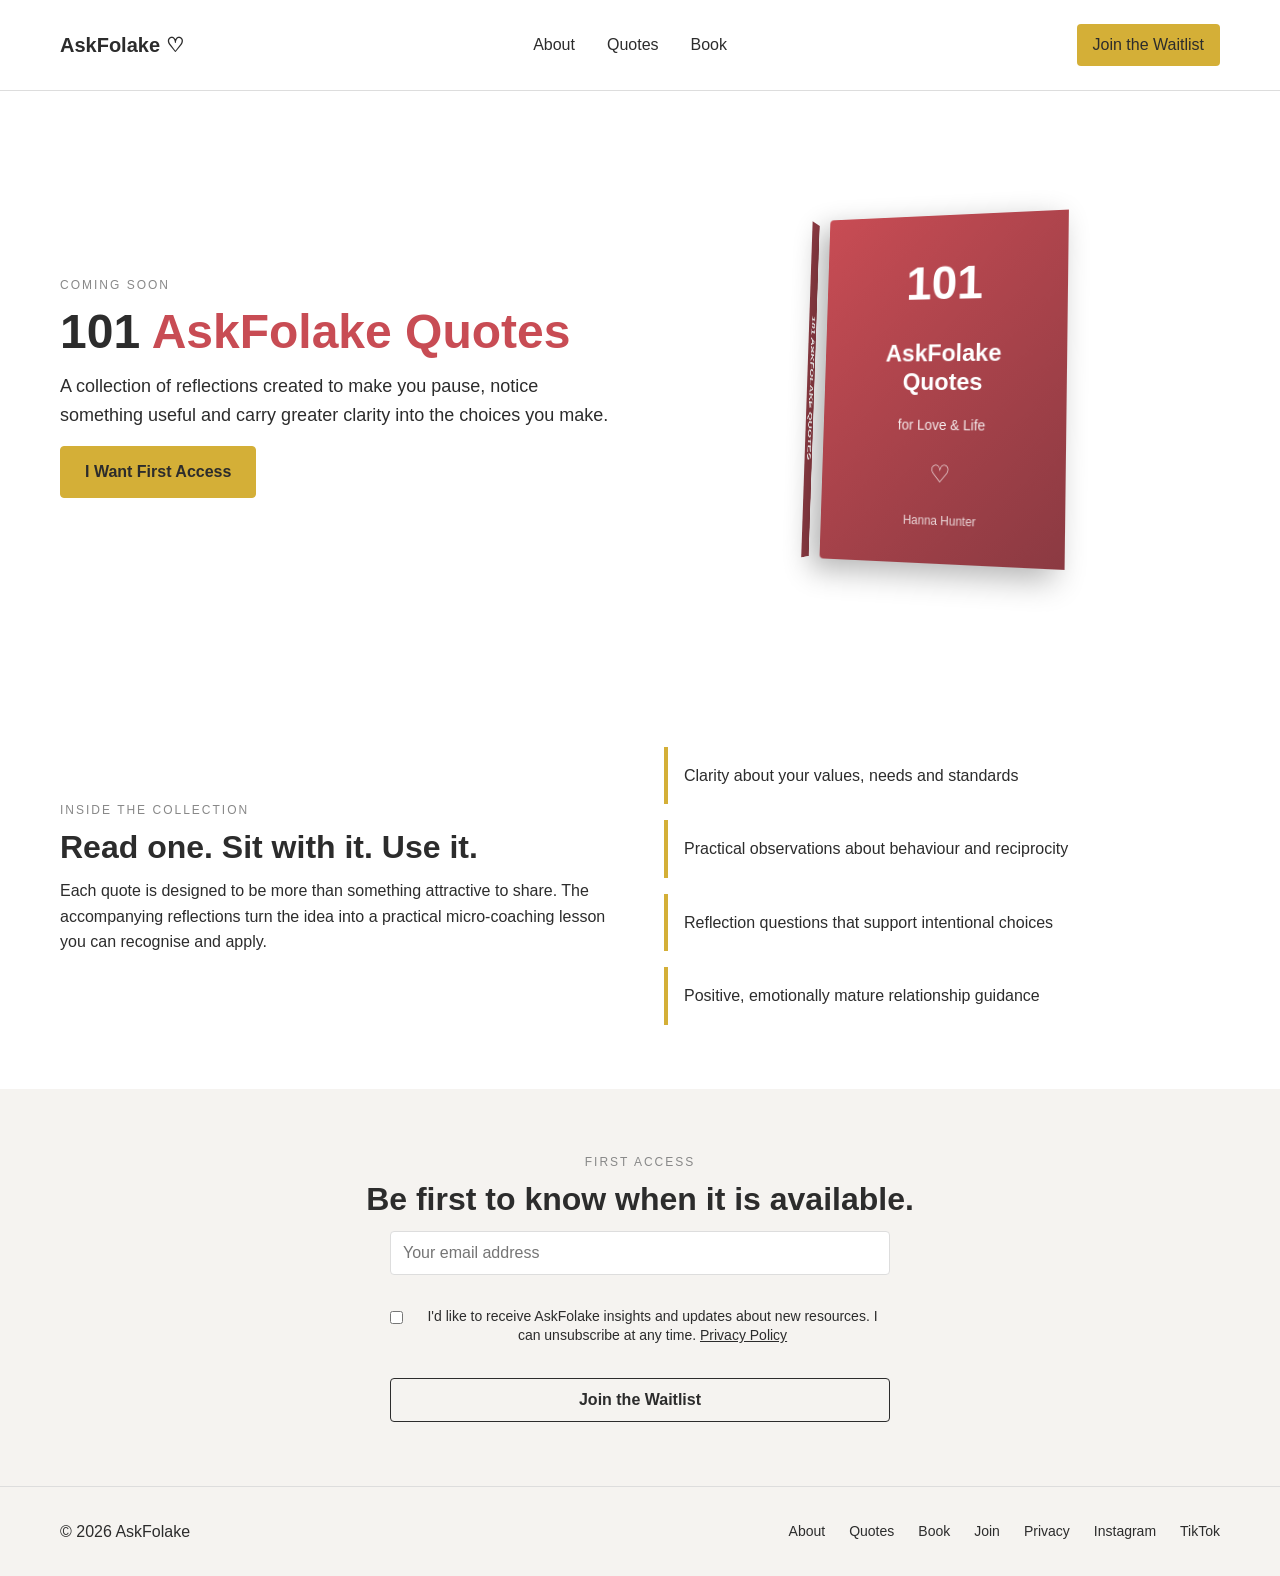
<file: book.html>
<!DOCTYPE html>
<html lang="en-GB">
<head>
<meta charset="UTF-8"><meta name="viewport" content="width=device-width, initial-scale=1.0">
<title>101 AskFolake Quotes</title>
<meta name="description" content="First access to the upcoming 101 AskFolake Quotes collection.">
<link rel="stylesheet" href="styles.css">
<style>
/* Brevo form styling */
.form-wrapper { position: relative; }
.consent-checkbox { display: flex; align-items: flex-start; gap: 0.75rem; margin: 1rem 0; }
.consent-checkbox input { margin-top: 0.25rem; }
.consent-checkbox label { flex: 1; font-size: 0.875rem; line-height: 1.4; }
.consent-checkbox a { color: inherit; text-decoration: underline; }
.form-message { display: none; padding: 1rem; margin: 1rem 0; border-radius: 4px; text-align: center; }
.form-message.success { background: #e8f5e9; color: #2e7d32; display: block; }
.form-message.error { background: #ffebee; color: #c62828; display: block; }
.form-loading { display: none; text-align: center; padding: 1rem; }
.form-loading.active { display: block; }
.btn:disabled { opacity: 0.6; cursor: not-allowed; }
</style>
</head>
<body>

<header>
  <div class="wrap">
    <nav class="site-nav">
      <a class="brand" href="index.html">AskFolake ♡</a>
      <div class="desktop-nav">
        <a href="about.html">About</a>
        <a href="quotes.html">Quotes</a>
        <a href="book.html">Book</a>
      </div>
      <div class="nav-actions">
        <a class="navcta" href="join.html">Join the Waitlist</a>
        <button class="burger" type="button" aria-label="Open menu" aria-expanded="false" onclick="toggleMenu(this)">
          <span></span><span></span><span></span>
        </button>
      </div>
    </nav>
    <div class="mobile-menu" id="mobileMenu">
      <a href="about.html">About</a>
      <a href="quotes.html">Quotes</a>
      <a href="book.html">Book</a>
      <a href="privacy.html">Privacy</a>
    </div>
  </div>
</header>

<main>
<section class="hero"><div class="wrap grid2"><div><div class="eyebrow">Coming soon</div><h1>101 <span class="accent">AskFolake Quotes</span></h1><p class="lead">A collection of reflections created to make you pause, notice something useful and carry greater clarity into the choices you make.</p><a class="btn gold" href="join.html">I Want First Access</a></div><div class="book-stage" aria-label="101 AskFolake Quotes book mock-up">
 <div class="book-3d">
 <div class="book-spine"><span>101 ASKFOLAKE QUOTES</span></div>
 <div class="book-face">
 <div class="book-kicker">101</div>
 <div class="book-title">AskFolake<br>Quotes</div>
 <div class="book-subtitle">for Love &amp; Life</div>
 <div class="book-heart">♡</div>
 <div class="book-author">Hanna Hunter</div>
 </div>
 </div>
</div></div></section>

<section class="section"><div class="wrap grid2"><div><div class="eyebrow">Inside the collection</div><h2>Read one. Sit with it. Use it.</h2><p>Each quote is designed to be more than something attractive to share. The accompanying reflections turn the idea into a practical micro-coaching lesson you can recognise and apply.</p></div><div class="checklist">
<div class="check">Clarity about your values, needs and standards</div>
<div class="check">Practical observations about behaviour and reciprocity</div>
<div class="check">Reflection questions that support intentional choices</div>
<div class="check">Positive, emotionally mature relationship guidance</div>
</div></div></section>

<section class="section feature-band center"><div class="wrap"><div class="eyebrow">First access</div><h2>Be first to know when it is available.</h2><form class="form form-wrapper" id="askfolakeForm" style="margin-left:auto;margin-right:auto">
  <input type="email" id="emailInput" placeholder="Your email address" required aria-label="Email address">

  <div class="consent-checkbox">
    <input type="checkbox" id="consentCheckbox" required>
    <label for="consentCheckbox">I'd like to receive AskFolake insights and updates about new resources. I can unsubscribe at any time. <a href="privacy.html">Privacy Policy</a></label>
  </div>

  <div id="formMessage" class="form-message"></div>
  <div id="formLoading" class="form-loading">
    <p>Joining AskFolake...</p>
  </div>

  <button id="submitBtn" class="btn" type="submit">Join the Waitlist</button>
</form></div></section>

</main>

<footer>
  <div class="wrap foot">
    <div>© 2026 AskFolake</div>
    <div class="links">
      <a href="about.html">About</a>
      <a href="quotes.html">Quotes</a>
      <a href="book.html">Book</a>
      <a href="join.html">Join</a>
      <a href="privacy.html">Privacy</a>
      <a href="#">Instagram</a>
      <a href="#">TikTok</a>
    </div>
  </div>
</footer>

<script src="script.js"></script>
<script>
/**
 * AskFolake Brevo Integration
 * Handles form submission to Brevo waitlist
 */

const BREVO_API_KEY = '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';
const BREVO_LIST_ID = 31;
const BREVO_API_URL = 'https://api.brevo.com/v3/contacts';
const BREVO_DOUBLE_OPT_IN = true;

// Form elements
const form = document.getElementById('askfolakeForm');
const emailInput = document.getElementById('emailInput');
const consentCheckbox = document.getElementById('consentCheckbox');
const submitBtn = document.getElementById('submitBtn');
const formMessage = document.getElementById('formMessage');
const formLoading = document.getElementById('formLoading');

/**
 * Handle form submission
 */
form.addEventListener('submit', async (e) => {
  e.preventDefault();

  // Reset messages
  formMessage.className = 'form-message';
  formMessage.textContent = '';

  // Validate consent
  if (!consentCheckbox.checked) {
    showError('Please confirm you want to receive AskFolake updates');
    return;
  }

  const email = emailInput.value.trim();

  // Show loading state
  submitBtn.disabled = true;
  formLoading.classList.add('active');

  try {
    // Send to Brevo API
    const response = await fetch(BREVO_API_URL, {
      method: 'POST',
      headers: {
        'Content-Type': 'application/json',
        'api-key': BREVO_API_KEY
      },
      body: JSON.stringify({
        email: email,
        listIds: [BREVO_LIST_ID],
        updateEnabled: true,
        doubleOptinConfirmationNeeded: BREVO_DOUBLE_OPT_IN,
        attributes: {
          FIRSTNAME: '',
          SUBSCRIPTION_SOURCE: 'Website Waitlist'
        }
      })
    });

    if (!response.ok) {
      const errorData = await response.json();
      throw new Error(errorData.message || 'Failed to subscribe');
    }

    // Success
    showSuccess('Welcome to AskFolake! Check your email to confirm your subscription.');
    form.reset();
    consentCheckbox.checked = false;

  } catch (error) {
    console.error('Brevo subscription error:', error);
    showError('We encountered an issue. Please try again or contact support.');
  } finally {
    submitBtn.disabled = false;
    formLoading.classList.remove('active');
  }
});

/**
 * Display success message
 */
function showSuccess(message) {
  formMessage.textContent = message;
  formMessage.className = 'form-message success';
  formMessage.setAttribute('role', 'status');
  formMessage.setAttribute('aria-live', 'polite');
}

/**
 * Display error message
 */
function showError(message) {
  formMessage.textContent = message;
  formMessage.className = 'form-message error';
  formMessage.setAttribute('role', 'alert');
  formMessage.setAttribute('aria-live', 'assertive');
}

/**
 * Toggle mobile menu (from script.js)
 */
function toggleMenu(button) {
  const menu = document.getElementById('mobileMenu');
  const isExpanded = button.getAttribute('aria-expanded') === 'true';
  button.setAttribute('aria-expanded', !isExpanded);
  menu.style.display = isExpanded ? 'none' : 'block';
}
</script>
</body>
</html>
</file>
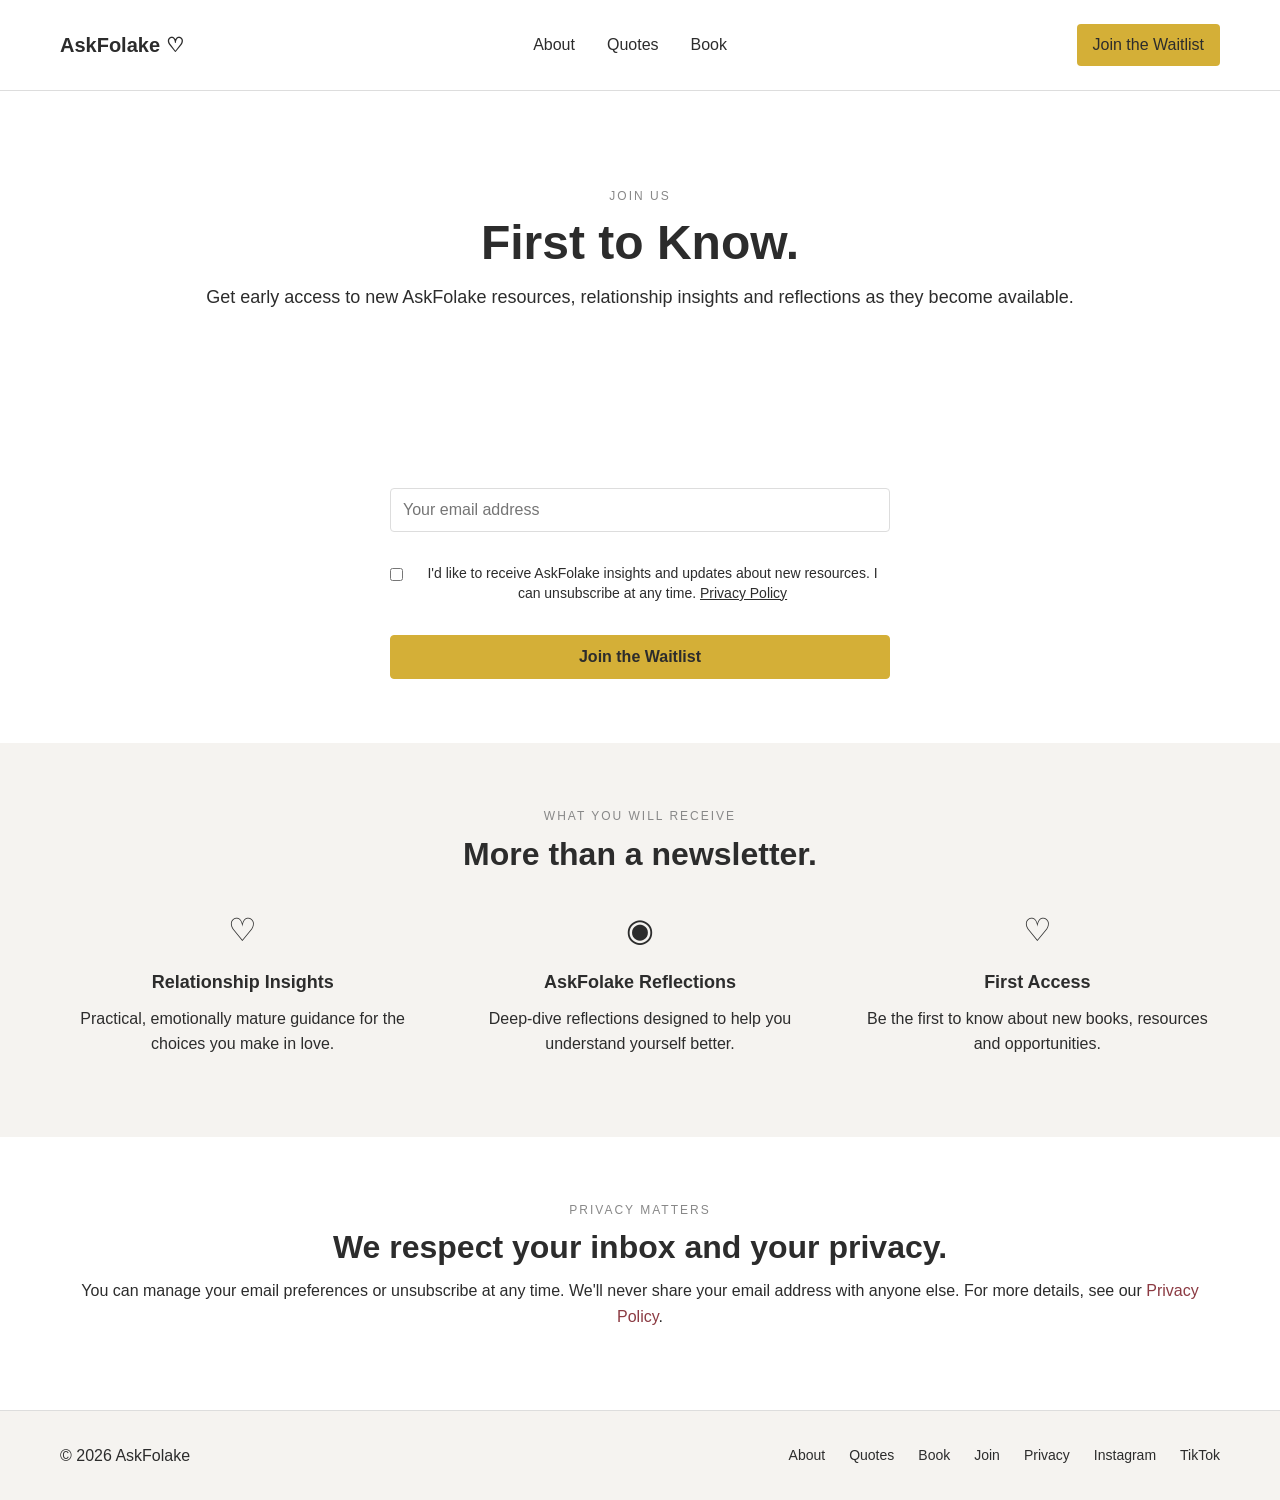
<file: join.html>
<!DOCTYPE html>
<html lang="en-GB">
<head>
<meta charset="UTF-8"><meta name="viewport" content="width=device-width, initial-scale=1.0">
<title>Join the AskFolake Waitlist</title>
<meta name="description" content="Join the AskFolake waitlist for relationship insights and early access to new resources.">
<link rel="stylesheet" href="styles.css">
<style>
/* Brevo form styling */
.form-wrapper { position: relative; }
.consent-checkbox { display: flex; align-items: flex-start; gap: 0.75rem; margin: 1rem 0; }
.consent-checkbox input { margin-top: 0.25rem; }
.consent-checkbox label { flex: 1; font-size: 0.875rem; line-height: 1.4; }
.consent-checkbox a { color: inherit; text-decoration: underline; }
.form-message { display: none; padding: 1rem; margin: 1rem 0; border-radius: 4px; text-align: center; }
.form-message.success { background: #e8f5e9; color: #2e7d32; display: block; }
.form-message.error { background: #ffebee; color: #c62828; display: block; }
.form-loading { display: none; text-align: center; padding: 1rem; }
.form-loading.active { display: block; }
.btn:disabled { opacity: 0.6; cursor: not-allowed; }
</style>
</head>
<body>

<header>
  <div class="wrap">
    <nav class="site-nav">
      <a class="brand" href="index.html">AskFolake ♡</a>
      <div class="desktop-nav">
        <a href="about.html">About</a>
        <a href="quotes.html">Quotes</a>
        <a href="book.html">Book</a>
      </div>
      <div class="nav-actions">
        <a class="navcta" href="join.html">Join the Waitlist</a>
        <button class="burger" type="button" aria-label="Open menu" aria-expanded="false" onclick="toggleMenu(this)">
          <span></span><span></span><span></span>
        </button>
      </div>
    </nav>
    <div class="mobile-menu" id="mobileMenu">
      <a href="about.html">About</a>
      <a href="quotes.html">Quotes</a>
      <a href="book.html">Book</a>
      <a href="privacy.html">Privacy</a>
    </div>
  </div>
</header>

<main>

<section class="hero">
 <div class="wrap center">
 <div class="eyebrow">Join us</div>
 <h1>First to Know.</h1>
 <p class="lead">Get early access to new AskFolake resources, relationship insights and reflections as they become available.</p>
 </div>
</section>

<section class="section">
 <div class="wrap center">
 <form class="form form-wrapper" id="askfolakeForm" style="margin-left:auto;margin-right:auto;max-width:500px">
  <input type="email" id="emailInput" placeholder="Your email address" required aria-label="Email address">

  <div class="consent-checkbox">
    <input type="checkbox" id="consentCheckbox" required>
    <label for="consentCheckbox">I'd like to receive AskFolake insights and updates about new resources. I can unsubscribe at any time. <a href="privacy.html">Privacy Policy</a></label>
  </div>

  <div id="formMessage" class="form-message"></div>
  <div id="formLoading" class="form-loading">
    <p>Joining AskFolake...</p>
  </div>

  <button id="submitBtn" class="btn gold" type="submit">Join the Waitlist</button>
</form>
 </div>
</section>

<section class="section feature-band">
 <div class="wrap center">
 <div class="eyebrow">What you will receive</div>
 <h2>More than a newsletter.</h2>
 <div class="pillars">
 <div class="pillar"><div class="letter">♡</div><h3>Relationship Insights</h3><p>Practical, emotionally mature guidance for the choices you make in love.</p></div>
 <div class="pillar"><div class="letter">◉</div><h3>AskFolake Reflections</h3><p>Deep-dive reflections designed to help you understand yourself better.</p></div>
 <div class="pillar"><div class="letter">♡</div><h3>First Access</h3><p>Be the first to know about new books, resources and opportunities.</p></div>
 </div>
 </div>
</section>

<section class="section">
 <div class="wrap center">
 <div class="eyebrow">Privacy matters</div>
 <h2>We respect your inbox and your privacy.</h2>
 <p>You can manage your email preferences or unsubscribe at any time. We'll never share your email address with anyone else. For more details, see our <a href="privacy.html">Privacy Policy</a>.</p>
 </div>
</section>

</main>

<footer>
  <div class="wrap foot">
    <div>© 2026 AskFolake</div>
    <div class="links">
      <a href="about.html">About</a>
      <a href="quotes.html">Quotes</a>
      <a href="book.html">Book</a>
      <a href="join.html">Join</a>
      <a href="privacy.html">Privacy</a>
      <a href="#">Instagram</a>
      <a href="#">TikTok</a>
    </div>
  </div>
</footer>

<script src="script.js"></script>
<script>
/**
 * AskFolake Brevo Integration
 * Handles form submission to Brevo waitlist
 */

const BREVO_API_KEY = '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';
const BREVO_LIST_ID = 31;
const BREVO_API_URL = 'https://api.brevo.com/v3/contacts';
const BREVO_DOUBLE_OPT_IN = true;

// Form elements
const form = document.getElementById('askfolakeForm');
const emailInput = document.getElementById('emailInput');
const consentCheckbox = document.getElementById('consentCheckbox');
const submitBtn = document.getElementById('submitBtn');
const formMessage = document.getElementById('formMessage');
const formLoading = document.getElementById('formLoading');

/**
 * Handle form submission
 */
form.addEventListener('submit', async (e) => {
  e.preventDefault();

  // Reset messages
  formMessage.className = 'form-message';
  formMessage.textContent = '';

  // Validate consent
  if (!consentCheckbox.checked) {
    showError('Please confirm you want to receive AskFolake updates');
    return;
  }

  const email = emailInput.value.trim();

  // Show loading state
  submitBtn.disabled = true;
  formLoading.classList.add('active');

  try {
    // Send to Brevo API
    const response = await fetch(BREVO_API_URL, {
      method: 'POST',
      headers: {
        'Content-Type': 'application/json',
        'api-key': BREVO_API_KEY
      },
      body: JSON.stringify({
        email: email,
        listIds: [BREVO_LIST_ID],
        updateEnabled: true,
        doubleOptinConfirmationNeeded: BREVO_DOUBLE_OPT_IN,
        attributes: {
          FIRSTNAME: '',
          SUBSCRIPTION_SOURCE: 'Website Waitlist'
        }
      })
    });

    if (!response.ok) {
      const errorData = await response.json();
      throw new Error(errorData.message || 'Failed to subscribe');
    }

    // Success
    showSuccess('Welcome to AskFolake! Check your email to confirm your subscription.');
    form.reset();
    consentCheckbox.checked = false;

  } catch (error) {
    console.error('Brevo subscription error:', error);
    showError('We encountered an issue. Please try again or contact support.');
  } finally {
    submitBtn.disabled = false;
    formLoading.classList.remove('active');
  }
});

/**
 * Display success message
 */
function showSuccess(message) {
  formMessage.textContent = message;
  formMessage.className = 'form-message success';
  formMessage.setAttribute('role', 'status');
  formMessage.setAttribute('aria-live', 'polite');
}

/**
 * Display error message
 */
function showError(message) {
  formMessage.textContent = message;
  formMessage.className = 'form-message error';
  formMessage.setAttribute('role', 'alert');
  formMessage.setAttribute('aria-live', 'assertive');
}

/**
 * Toggle mobile menu (from script.js)
 */
function toggleMenu(button) {
  const menu = document.getElementById('mobileMenu');
  const isExpanded = button.getAttribute('aria-expanded') === 'true';
  button.setAttribute('aria-expanded', !isExpanded);
  menu.style.display = isExpanded ? 'none' : 'block';
}
</script>
</body>
</html>
</file>
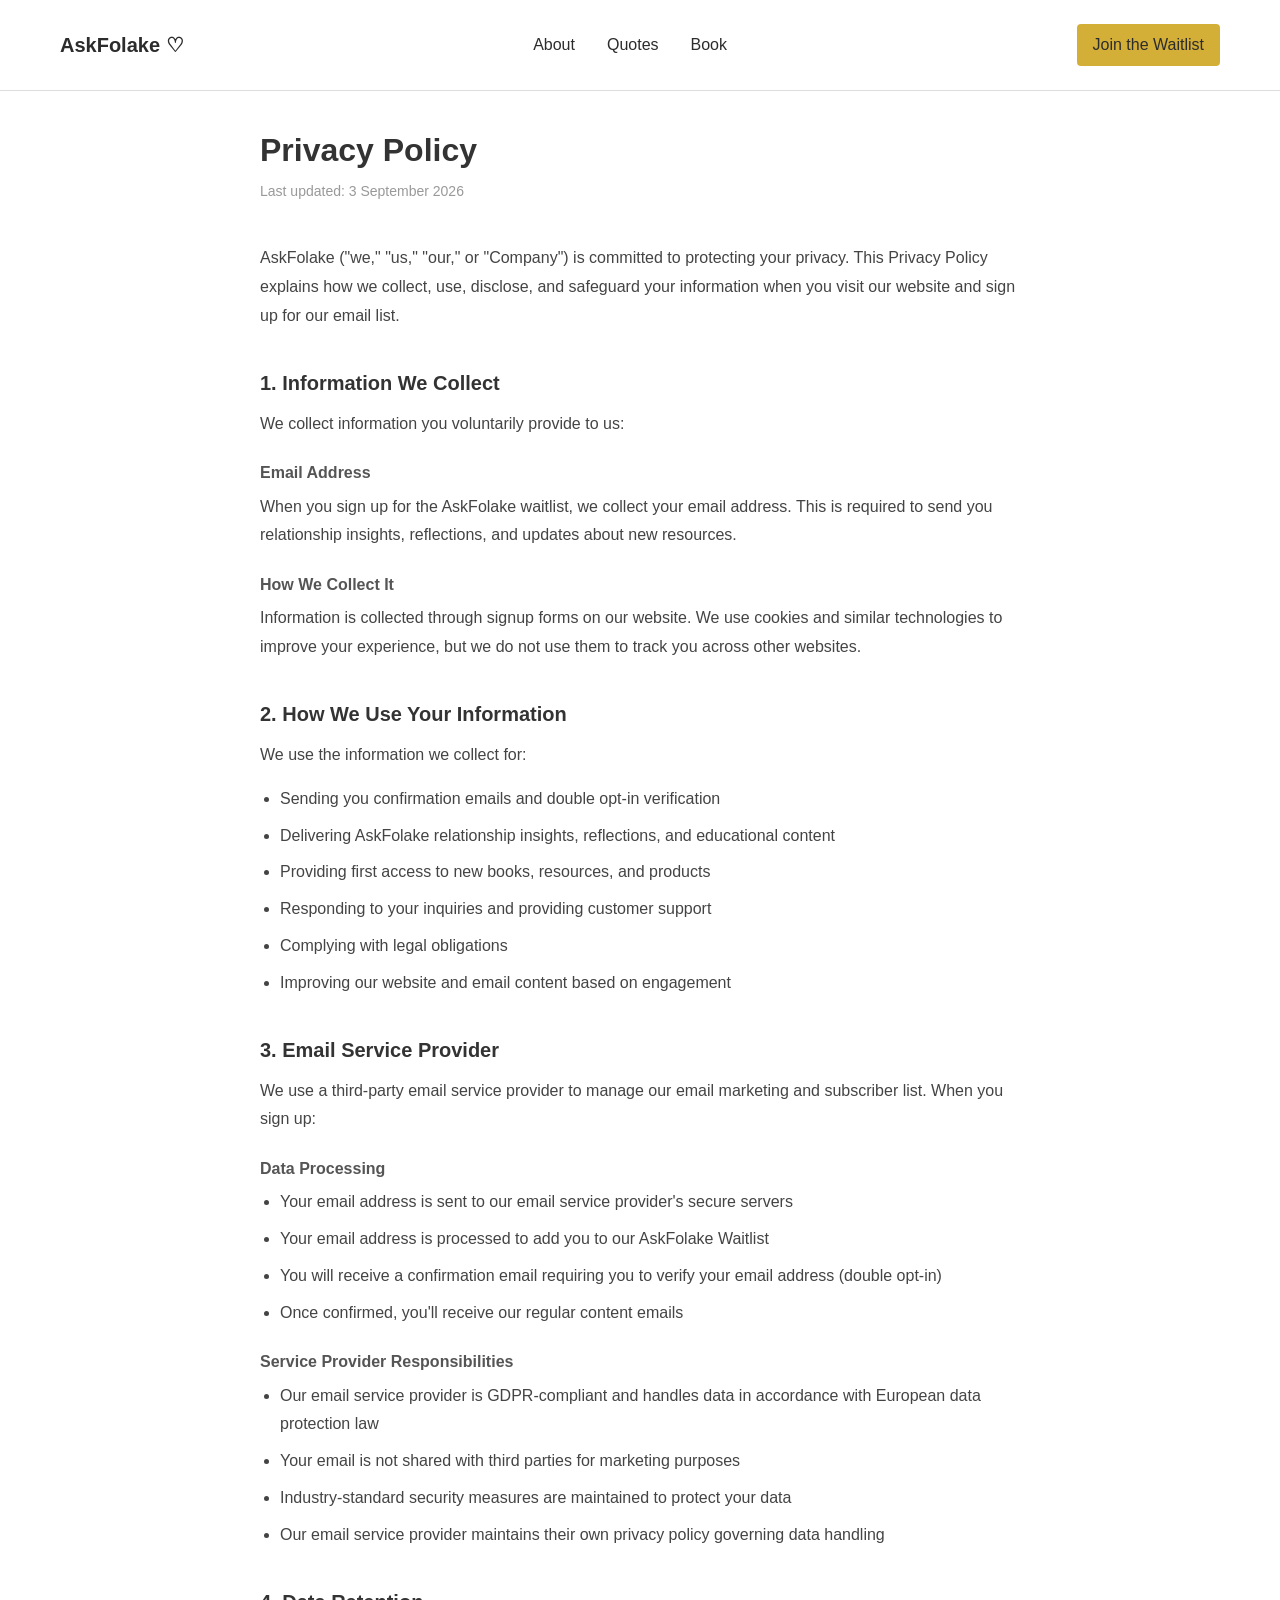
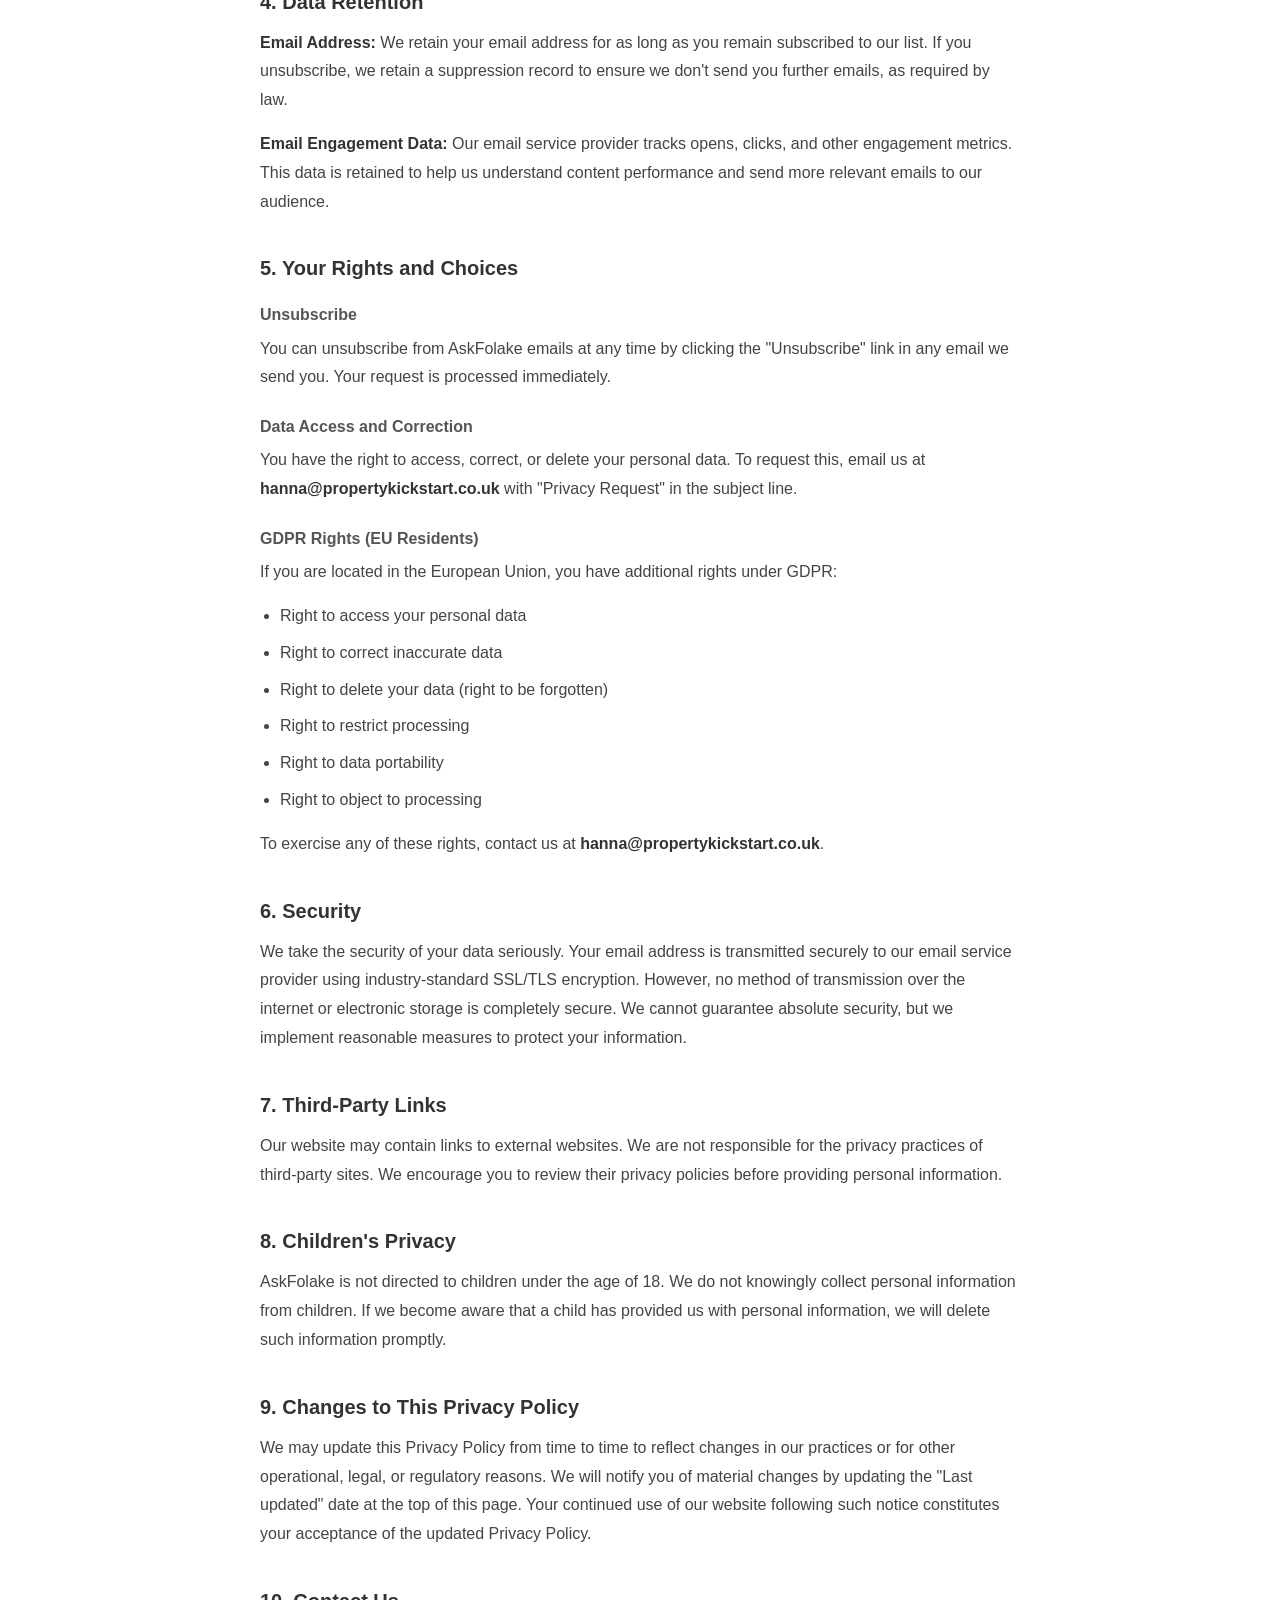
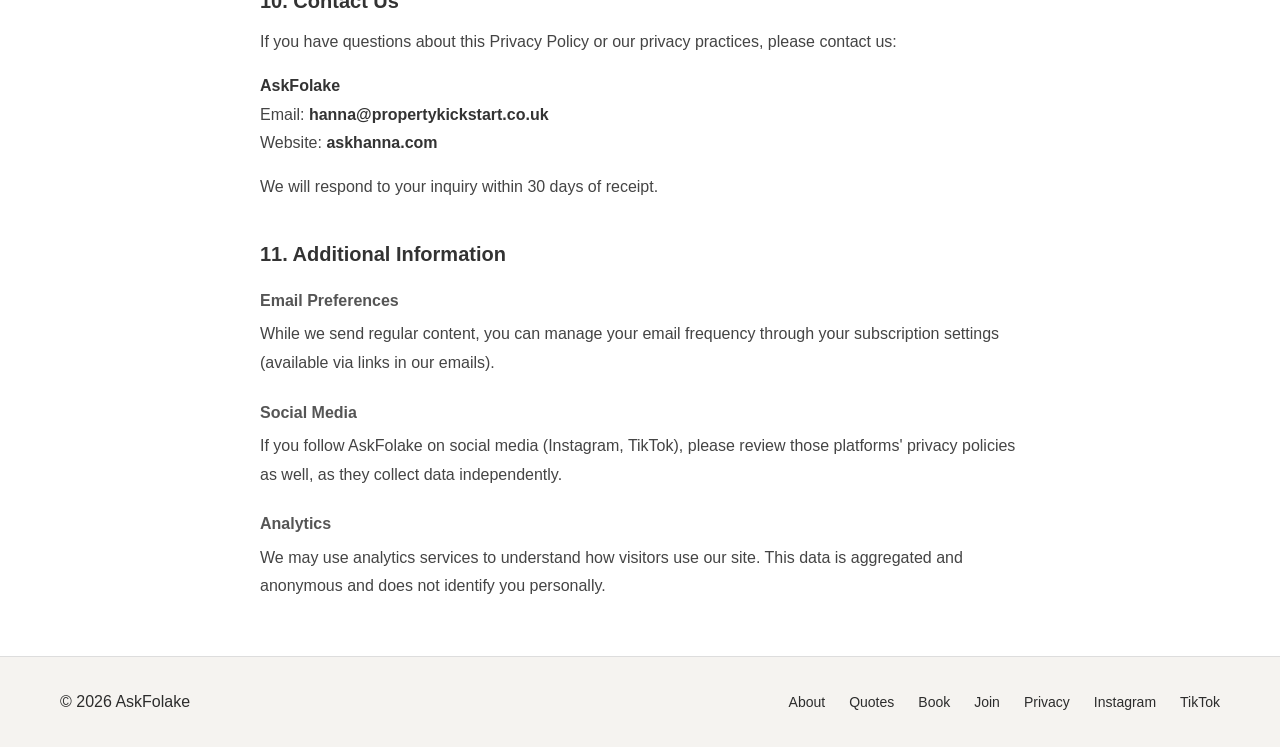
<file: privacy.html>
<!DOCTYPE html>
<html lang="en-GB">
<head>
<meta charset="UTF-8"><meta name="viewport" content="width=device-width, initial-scale=1.0">
<title>Privacy Policy — AskFolake</title>
<meta name="description" content="AskFolake privacy policy and data protection information.">
<link rel="stylesheet" href="styles.css">
<style>
.privacy-content { max-width: 800px; margin: 0 auto; padding: 40px 20px; line-height: 1.8; color: #444; }
.privacy-content h1 { font-size: 32px; margin-bottom: 10px; color: #333; }
.privacy-content .meta { color: #999; font-size: 14px; margin-bottom: 40px; }
.privacy-content h2 { font-size: 20px; margin-top: 40px; margin-bottom: 15px; color: #333; }
.privacy-content h3 { font-size: 16px; margin-top: 25px; margin-bottom: 10px; color: #555; }
.privacy-content p { margin-bottom: 15px; }
.privacy-content ul { margin-left: 20px; margin-bottom: 15px; }
.privacy-content li { margin-bottom: 8px; }
.privacy-content strong { color: #333; }
</style>
</head>
<body>

<header>
  <div class="wrap">
    <nav class="site-nav">
      <a class="brand" href="index.html">AskFolake ♡</a>
      <div class="desktop-nav">
        <a href="about.html">About</a>
        <a href="quotes.html">Quotes</a>
        <a href="book.html">Book</a>
      </div>
      <div class="nav-actions">
        <a class="navcta" href="join.html">Join the Waitlist</a>
        <button class="burger" type="button" aria-label="Open menu" aria-expanded="false" onclick="toggleMenu(this)">
          <span></span><span></span><span></span>
        </button>
      </div>
    </nav>
    <div class="mobile-menu" id="mobileMenu">
      <a href="about.html">About</a>
      <a href="quotes.html">Quotes</a>
      <a href="book.html">Book</a>
      <a href="privacy.html">Privacy</a>
    </div>
  </div>
</header>

<main>

<div class="privacy-content">

<h1>Privacy Policy</h1>
<p class="meta">Last updated: 3 September 2026</p>

<p>AskFolake ("we," "us," "our," or "Company") is committed to protecting your privacy. This Privacy Policy explains how we collect, use, disclose, and safeguard your information when you visit our website and sign up for our email list.</p>

<h2>1. Information We Collect</h2>

<p>We collect information you voluntarily provide to us:</p>

<h3>Email Address</h3>
<p>When you sign up for the AskFolake waitlist, we collect your email address. This is required to send you relationship insights, reflections, and updates about new resources.</p>

<h3>How We Collect It</h3>
<p>Information is collected through signup forms on our website. We use cookies and similar technologies to improve your experience, but we do not use them to track you across other websites.</p>

<h2>2. How We Use Your Information</h2>

<p>We use the information we collect for:</p>
<ul>
<li>Sending you confirmation emails and double opt-in verification</li>
<li>Delivering AskFolake relationship insights, reflections, and educational content</li>
<li>Providing first access to new books, resources, and products</li>
<li>Responding to your inquiries and providing customer support</li>
<li>Complying with legal obligations</li>
<li>Improving our website and email content based on engagement</li>
</ul>

<h2>3. Email Service Provider</h2>

<p>We use a third-party email service provider to manage our email marketing and subscriber list. When you sign up:</p>

<h3>Data Processing</h3>
<ul>
<li>Your email address is sent to our email service provider's secure servers</li>
<li>Your email address is processed to add you to our AskFolake Waitlist</li>
<li>You will receive a confirmation email requiring you to verify your email address (double opt-in)</li>
<li>Once confirmed, you'll receive our regular content emails</li>
</ul>

<h3>Service Provider Responsibilities</h3>
<ul>
<li>Our email service provider is GDPR-compliant and handles data in accordance with European data protection law</li>
<li>Your email is not shared with third parties for marketing purposes</li>
<li>Industry-standard security measures are maintained to protect your data</li>
<li>Our email service provider maintains their own privacy policy governing data handling</li>
</ul>

<h2>4. Data Retention</h2>

<p><strong>Email Address:</strong> We retain your email address for as long as you remain subscribed to our list. If you unsubscribe, we retain a suppression record to ensure we don't send you further emails, as required by law.</p>

<p><strong>Email Engagement Data:</strong> Our email service provider tracks opens, clicks, and other engagement metrics. This data is retained to help us understand content performance and send more relevant emails to our audience.</p>

<h2>5. Your Rights and Choices</h2>

<h3>Unsubscribe</h3>
<p>You can unsubscribe from AskFolake emails at any time by clicking the "Unsubscribe" link in any email we send you. Your request is processed immediately.</p>

<h3>Data Access and Correction</h3>
<p>You have the right to access, correct, or delete your personal data. To request this, email us at <strong>hanna@propertykickstart.co.uk</strong> with "Privacy Request" in the subject line.</p>

<h3>GDPR Rights (EU Residents)</h3>
<p>If you are located in the European Union, you have additional rights under GDPR:</p>
<ul>
<li>Right to access your personal data</li>
<li>Right to correct inaccurate data</li>
<li>Right to delete your data (right to be forgotten)</li>
<li>Right to restrict processing</li>
<li>Right to data portability</li>
<li>Right to object to processing</li>
</ul>
<p>To exercise any of these rights, contact us at <strong>hanna@propertykickstart.co.uk</strong>.</p>

<h2>6. Security</h2>

<p>We take the security of your data seriously. Your email address is transmitted securely to our email service provider using industry-standard SSL/TLS encryption. However, no method of transmission over the internet or electronic storage is completely secure. We cannot guarantee absolute security, but we implement reasonable measures to protect your information.</p>

<h2>7. Third-Party Links</h2>

<p>Our website may contain links to external websites. We are not responsible for the privacy practices of third-party sites. We encourage you to review their privacy policies before providing personal information.</p>

<h2>8. Children's Privacy</h2>

<p>AskFolake is not directed to children under the age of 18. We do not knowingly collect personal information from children. If we become aware that a child has provided us with personal information, we will delete such information promptly.</p>

<h2>9. Changes to This Privacy Policy</h2>

<p>We may update this Privacy Policy from time to time to reflect changes in our practices or for other operational, legal, or regulatory reasons. We will notify you of material changes by updating the "Last updated" date at the top of this page. Your continued use of our website following such notice constitutes your acceptance of the updated Privacy Policy.</p>

<h2>10. Contact Us</h2>

<p>If you have questions about this Privacy Policy or our privacy practices, please contact us:</p>

<p>
<strong>AskFolake</strong><br>
Email: <strong>hanna@propertykickstart.co.uk</strong><br>
Website: <strong>askhanna.com</strong>
</p>

<p>We will respond to your inquiry within 30 days of receipt.</p>

<h2>11. Additional Information</h2>

<h3>Email Preferences</h3>
<p>While we send regular content, you can manage your email frequency through your subscription settings (available via links in our emails).</p>

<h3>Social Media</h3>
<p>If you follow AskFolake on social media (Instagram, TikTok), please review those platforms' privacy policies as well, as they collect data independently.</p>

<h3>Analytics</h3>
<p>We may use analytics services to understand how visitors use our site. This data is aggregated and anonymous and does not identify you personally.</p>

</div>

</main>

<footer>
  <div class="wrap foot">
    <div>© 2026 AskFolake</div>
    <div class="links">
      <a href="about.html">About</a>
      <a href="quotes.html">Quotes</a>
      <a href="book.html">Book</a>
      <a href="join.html">Join</a>
      <a href="privacy.html">Privacy</a>
      <a href="#">Instagram</a>
      <a href="#">TikTok</a>
    </div>
  </div>
</footer>

<script src="script.js"></script>
<script>
function toggleMenu(button) {
  const menu = document.getElementById('mobileMenu');
  const isExpanded = button.getAttribute('aria-expanded') === 'true';
  button.setAttribute('aria-expanded', !isExpanded);
  menu.style.display = isExpanded ? 'none' : 'block';
}
</script>

</body>
</html>
</file>
<file: styles.css>
/* AskFolake Design System */
:root {
  --rosso: #C84C54;
  --garnet: #8B3A42;
  --gold: #D4AF37;
  --ivory: #F5F3F0;
  --espresso: #2C2C2C;
  --muted: #888;
  --line: #DDD;
  --white: #FFF;
  --sans: -apple-system, BlinkMacSystemFont, "Segoe UI", Roboto, "Helvetica Neue", Arial, sans-serif;
  --serif: Georgia, "Times New Roman", Times, serif;
}

/* Reset & Baseline */
* { margin: 0; padding: 0; box-sizing: border-box; }
html { scroll-behavior: smooth; }
body {
  font-family: var(--sans);
  color: var(--espresso);
  background: var(--white);
  line-height: 1.6;
  font-size: 16px;
}

/* Typography */
h1, h2, h3, h4, h5, h6 { font-weight: 600; line-height: 1.2; margin-bottom: 0.75rem; }
h1 { font-size: 48px; }
h2 { font-size: 32px; }
h3 { font-size: 20px; }
p { margin-bottom: 1rem; }
a { color: var(--garnet); text-decoration: none; }
a:hover { text-decoration: underline; }
.lead { font-size: 18px; }

/* Layout */
.wrap { max-width: 1200px; margin: 0 auto; padding: 0 20px; }
.center { text-align: center; }
.grid2 { display: grid; grid-template-columns: 1fr 1fr; gap: 3rem; align-items: center; }
@media (max-width: 768px) {
  .grid2 { grid-template-columns: 1fr; gap: 2rem; }
}

/* Header */
header {
  border-bottom: 1px solid var(--line);
  padding: 1.5rem 0;
  position: sticky;
  top: 0;
  background: var(--white);
  z-index: 100;
}
.site-nav {
  display: flex;
  justify-content: space-between;
  align-items: center;
  gap: 2rem;
}
.brand {
  font-size: 20px;
  font-weight: 700;
  color: var(--espresso);
}
.desktop-nav { display: flex; gap: 2rem; }
.desktop-nav a { color: var(--espresso); }
.nav-actions { display: flex; gap: 1rem; align-items: center; }
.navcta { background: var(--gold); color: var(--espresso); padding: 0.5rem 1rem; border-radius: 4px; }
.burger { display: none; background: none; border: none; cursor: pointer; width: 24px; height: 24px; flex-direction: column; justify-content: space-between; }
.burger span { width: 100%; height: 2px; background: var(--espresso); }
.mobile-menu { display: none; }

@media (max-width: 768px) {
  .desktop-nav { display: none; }
  .burger { display: flex; }
  .mobile-menu {
    display: none;
    position: absolute;
    top: 100%;
    left: 0;
    right: 0;
    background: var(--white);
    border-bottom: 1px solid var(--line);
    flex-direction: column;
    padding: 1rem;
  }
  .mobile-menu a { display: block; padding: 0.75rem 0; color: var(--espresso); }
}

/* Sections */
.section { padding: 4rem 0; }
.section.dark { background: var(--espresso); color: var(--white); }
.section.dark a { color: var(--gold); }
.feature-band { background: var(--ivory); }
.hero { padding: 6rem 0; }

/* Eye Brow */
.eyebrow {
  font-size: 12px;
  text-transform: uppercase;
  letter-spacing: 2px;
  color: var(--muted);
  margin-bottom: 0.5rem;
}

/* Accent */
.accent { color: var(--rosso); }

/* Buttons */
.btn {
  display: inline-block;
  padding: 0.75rem 1.5rem;
  border: 1px solid var(--espresso);
  border-radius: 4px;
  font-size: 16px;
  font-weight: 600;
  cursor: pointer;
  transition: all 0.3s;
  text-align: center;
  background: transparent;
  color: var(--espresso);
}
.btn:hover { background: var(--espresso); color: var(--white); }
.btn.gold {
  background: var(--gold);
  border-color: var(--gold);
  color: var(--espresso);
}
.btn.gold:hover { opacity: 0.9; }

/* Forms */
.form {
  display: flex;
  flex-direction: column;
  gap: 1rem;
  max-width: 500px;
}
input[type="email"], input[type="text"], textarea {
  padding: 0.75rem;
  border: 1px solid var(--line);
  border-radius: 4px;
  font-size: 16px;
  font-family: var(--sans);
}
input[type="email"]:focus, input[type="text"]:focus, textarea:focus {
  outline: none;
  border-color: var(--garnet);
  box-shadow: 0 0 0 3px rgba(200, 76, 84, 0.1);
}
input[type="checkbox"] { cursor: pointer; }

/* Pillars */
.pillars {
  display: grid;
  grid-template-columns: repeat(3, 1fr);
  gap: 2rem;
  margin-top: 2rem;
}
.pillar {
  text-align: center;
}
.pillar .letter {
  font-size: 32px;
  margin-bottom: 1rem;
}
.pillar h3 { font-size: 18px; }

@media (max-width: 768px) {
  .pillars { grid-template-columns: 1fr; }
}

/* Checklist */
.checklist {
  display: flex;
  flex-direction: column;
  gap: 1rem;
}
.check {
  padding: 1rem;
  background: var(--white);
  border-left: 4px solid var(--gold);
  text-align: left;
}

/* Portrait */
.portrait { max-width: 100%; height: auto; border-radius: 8px; }

/* Book 3D */
.book-stage {
  perspective: 1000px;
  height: 400px;
  display: flex;
  align-items: center;
  justify-content: center;
}
.book-3d {
  position: relative;
  width: 250px;
  height: 350px;
  transform-style: preserve-3d;
  transform: rotateY(-15deg) rotateX(5deg);
  animation: float 3s ease-in-out infinite;
}
@keyframes float { 0%, 100% { transform: rotateY(-15deg) rotateX(5deg) translateY(0); } 50% { transform: rotateY(-15deg) rotateX(5deg) translateY(-10px); } }

.book-spine {
  position: absolute;
  left: -20px;
  top: 0;
  width: 20px;
  height: 100%;
  background: var(--garnet);
  display: flex;
  align-items: center;
  justify-content: center;
  transform: rotateY(90deg);
  transform-origin: left center;
  writing-mode: vertical-rl;
  color: var(--white);
  font-size: 12px;
  font-weight: 700;
}

.book-face {
  position: absolute;
  width: 100%;
  height: 100%;
  background: linear-gradient(135deg, var(--rosso) 0%, var(--garnet) 100%);
  display: flex;
  flex-direction: column;
  justify-content: space-between;
  align-items: center;
  padding: 2rem;
  color: var(--white);
  border-radius: 4px 0 0 4px;
  box-shadow: -10px 10px 30px rgba(0,0,0,0.3);
}

.book-kicker { font-size: 48px; font-weight: 700; }
.book-title { font-size: 24px; font-weight: 700; line-height: 1.2; text-align: center; }
.book-subtitle { font-size: 14px; opacity: 0.9; }
.book-heart { font-size: 24px; }
.book-author { font-size: 12px; opacity: 0.8; }

/* Footer */
footer {
  background: var(--ivory);
  border-top: 1px solid var(--line);
  padding: 2rem 0;
}
.foot {
  display: flex;
  justify-content: space-between;
  align-items: center;
  flex-wrap: wrap;
  gap: 2rem;
}
.links { display: flex; gap: 1.5rem; flex-wrap: wrap; }
.links a { color: var(--espresso); font-size: 14px; }

@media (max-width: 768px) {
  .foot { flex-direction: column; text-align: center; }
  .links { justify-content: center; }
}

/* Responsive */
@media (max-width: 768px) {
  h1 { font-size: 32px; }
  h2 { font-size: 24px; }
  .hero, .section { padding: 3rem 0; }
  .book-stage { height: 300px; }
}
</file>
